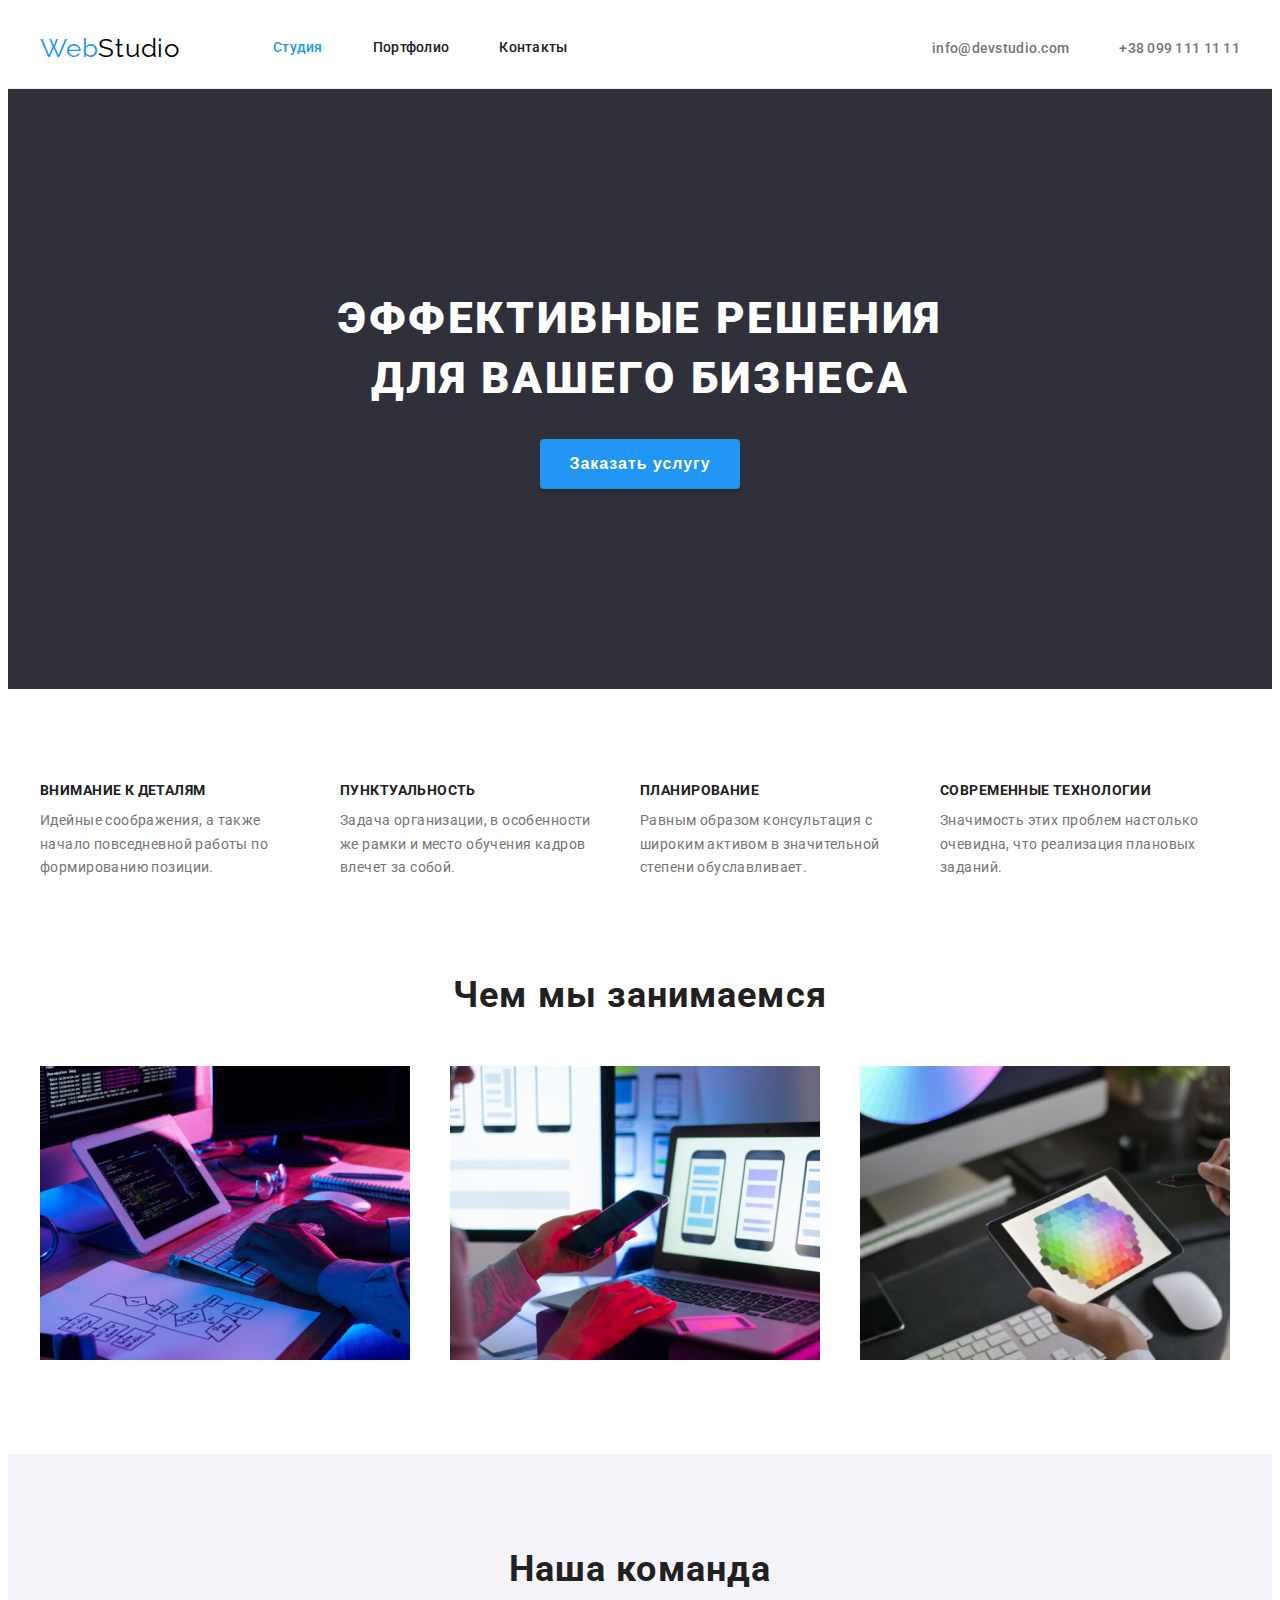
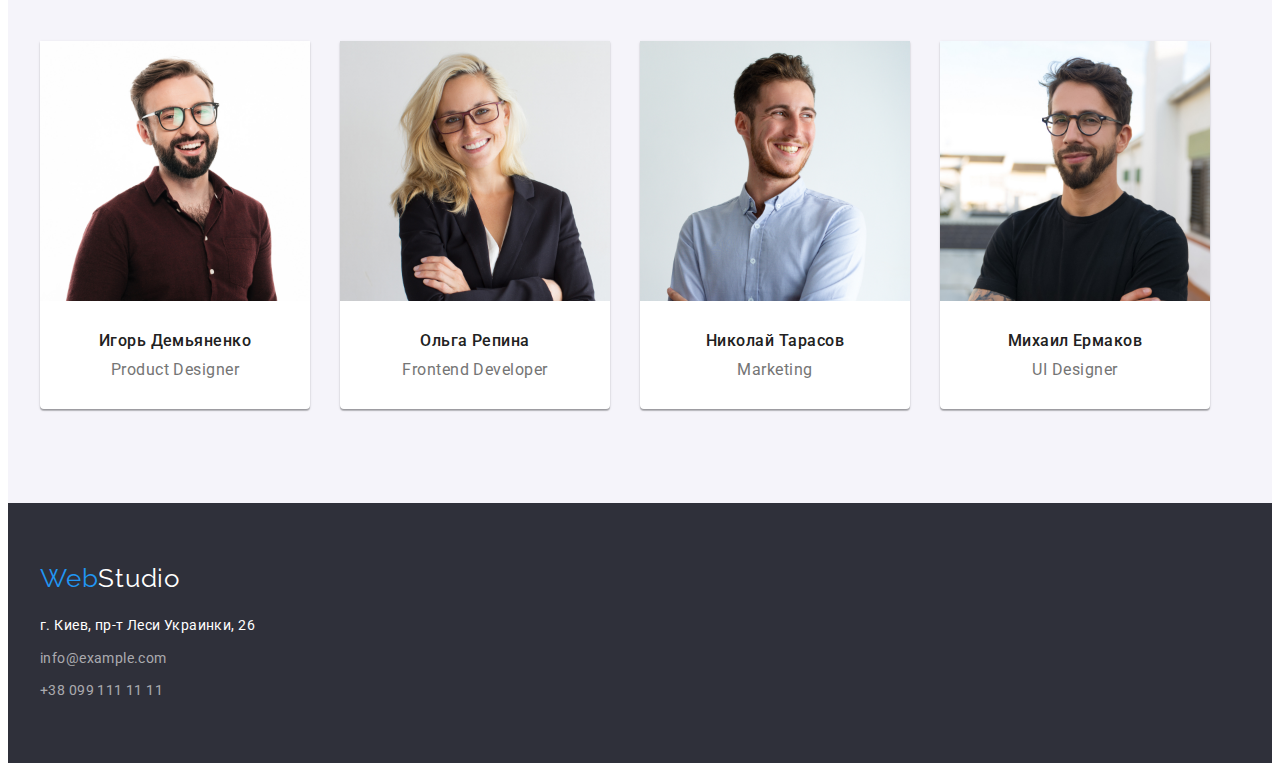
<file: index.html>
<!DOCTYPE html>
<html lang="ru">
  <head>
    <meta charset="UTF-8" />
    <meta http-equiv="X-UA-Compatible" content="IE=edge" />
    <meta name="viewport" content="width=device-width, initial-scale=1.0" />
    <title>WebStudio</title>
    <link rel="preconnect" href="https://fonts.googleapis.com" />
    <link rel="preconnect" href="https://fonts.gstatic.com" crossorigin />
    <link
      href="https://fonts.googleapis.com/css2?family=Raleway:wght@700&family=Roboto:wght@400;500;700;900&display=swap"
      rel="stylesheet"
    />
    <link
      rel="stylesheet"
      href="https://cdnjs.cloudflare.com/ajax/libs/modern-normalize/1.1.0/modern-normalize.min.css"
      integrity="sha512-wpPYUAdjBVSE4KJnH1VR1HeZfpl1ub8YT/NKx4PuQ5NmX2tKuGu6U/JRp5y+Y8XG2tV+wKQpNHVUX03MfMFn9Q=="
      crossorigin="anonymous"
      referrerpolicy="no-referrer"
    />
    <link rel="stylesheet" href="./css/styles.css" />
  </head>
  <body>
    <header class="header">
      <div class="container">
        <nav class="header-nav">
          <a class="logo logo-link link" href="/">
            <span class="logo-part">Web</span
            ><span class="logo-dark">Studio</span>
          </a>

          <ul class="nav-list list">
            <li class="nav-item">
              <a class="nav-list-link link current" href="./index.html"
                >Студия</a
              >
            </li>
            <li class="nav-item">
              <a class="nav-list-link link" href="./portfolio.html"
                >Портфолио</a
              >
            </li>
            <li class="nav-item">
              <a class="nav-list-link link" href="">Контакты</a>
            </li>
          </ul>
        </nav>

        <ul class="contacts-list list">
          <li class="contact-item">
            <a class="contacts-link link" href="mailto:info@devstudio.com"
              >info@devstudio.com</a
            >
          </li>
          <li class="contact-item">
            <a class="contacts-link link" href="tel:+380991111111"
              >+38 099 111 11 11</a
            >
          </li>
        </ul>
      </div>
    </header>

    <main>
      <section class="hero">
        <div class="container">
          <h1 class="hero-title">Эффективные решения для вашего бизнеса</h1>
          <button class="hero-btn" type="button">Заказать услугу</button>
        </div>
      </section>

      <section class="benefits section">
        <div class="container">
          <ul class="benefits-list list">
            <li class="benefits-description">
              <h2 class="benefits-title">Внимание к деталям</h2>
              <p class="benefits-item">
                Идейные соображения, а также начало повседневной работы по
                формированию позиции.
              </p>
            </li>
            <li class="benefits-description">
              <h2 class="benefits-title">Пунктуальность</h2>
              <p class="benefits-item">
                Задача организации, в особенности же рамки и место обучения
                кадров влечет за собой.
              </p>
            </li>
            <li class="benefits-description">
              <h2 class="benefits-title">Планирование</h2>
              <p class="benefits-item">
                Равным образом консультация с широким активом в значительной
                степени обуславливает.
              </p>
            </li>
            <li class="benefits-description">
              <h2 class="benefits-title">Современные технологии</h2>
              <p class="benefits-item">
                Значимость этих проблем настолько очевидна, что реализация
                плановых заданий.
              </p>
            </li>
          </ul>
        </div>
      </section>

      <section class="work section">
        <div class="container">
          <h2 class="work-title title">Чем мы занимаемся</h2>
          <ul class="work-list list">
            <li class="work-item">
              <img src="./images/code.jpg" alt="код" width="370" height="294" />
            </li>
            <li class="work-item">
              <img
                src="./images/develop.jpg"
                alt="моб разработка"
                width="370"
                height="294"
              />
            </li>
            <li class="work-item">
              <img
                src="./images/styles.jpg"
                alt="стили"
                width="370"
                height="294"
              />
            </li>
          </ul>
        </div>
      </section>

      <section class="team section">
        <div class="container">
          <h2 class="team-title title">Наша команда</h2>
          <ul class="team-list list">
            <li class="team-item">
              <img
                src="./images/product_designer.jpg"
                alt="Игорь Демьяненко"
                width="270"
                height="260"
              />
              <div class="employee">
                <h3 class="team-subtitle">Игорь Демьяненко</h3>
                <p class="team-text" lang="en">Product Designer</p>
              </div>
            </li>
            <li class="team-item">
              <img
                src="./images/frontend_developer.jpg"
                alt="Ольга Репина"
                width="270"
                height="260"
              />
              <div class="employee">
                <h3 class="team-subtitle">Ольга Репина</h3>
                <p class="team-text" lang="en">Frontend Developer</p>
              </div>
            </li>
            <li class="team-item">
              <img
                src="./images/marketing.jpg"
                alt="Николай Тарасов"
                width="270"
                height="260"
              />
              <div class="employee">
                <h3 class="team-subtitle">Николай Тарасов</h3>
                <p class="team-text" lang="en">Marketing</p>
              </div>
            </li>
            <li class="team-item">
              <img
                src="./images/ui_designer.jpg"
                alt="Михаил Ермаков"
                width="270"
                height="260"
              />
              <div class="employee">
                <h3 class="team-subtitle">Михаил Ермаков</h3>
                <p class="team-text" lang="en">UI Designer</p>
              </div>
            </li>
          </ul>
        </div>
      </section>
    </main>

    <footer class="footer">
      <div class="container">
        <a class="logo link" href="/">
          <span class="logo-part">Web</span
          ><span class="logo-light">Studio</span>
        </a>
        <address class="address">
          <ul class="address-list list">
            <li class="adress-item">
              <a class="address-destination link" href=""
                >г. Киев, пр-т Леси Украинки, 26</a
              >
            </li>
            <li class="adress-item">
              <a class="address-link link" href="mailto:info@example.com"
                >info@example.com</a
              >
            </li>
            <li class="adress-item">
              <a class="address-link link" href="tel:+380991111111"
                >+38 099 111 11 11</a
              >
            </li>
          </ul>
        </address>
      </div>
    </footer>
  </body>
</html>
</file>
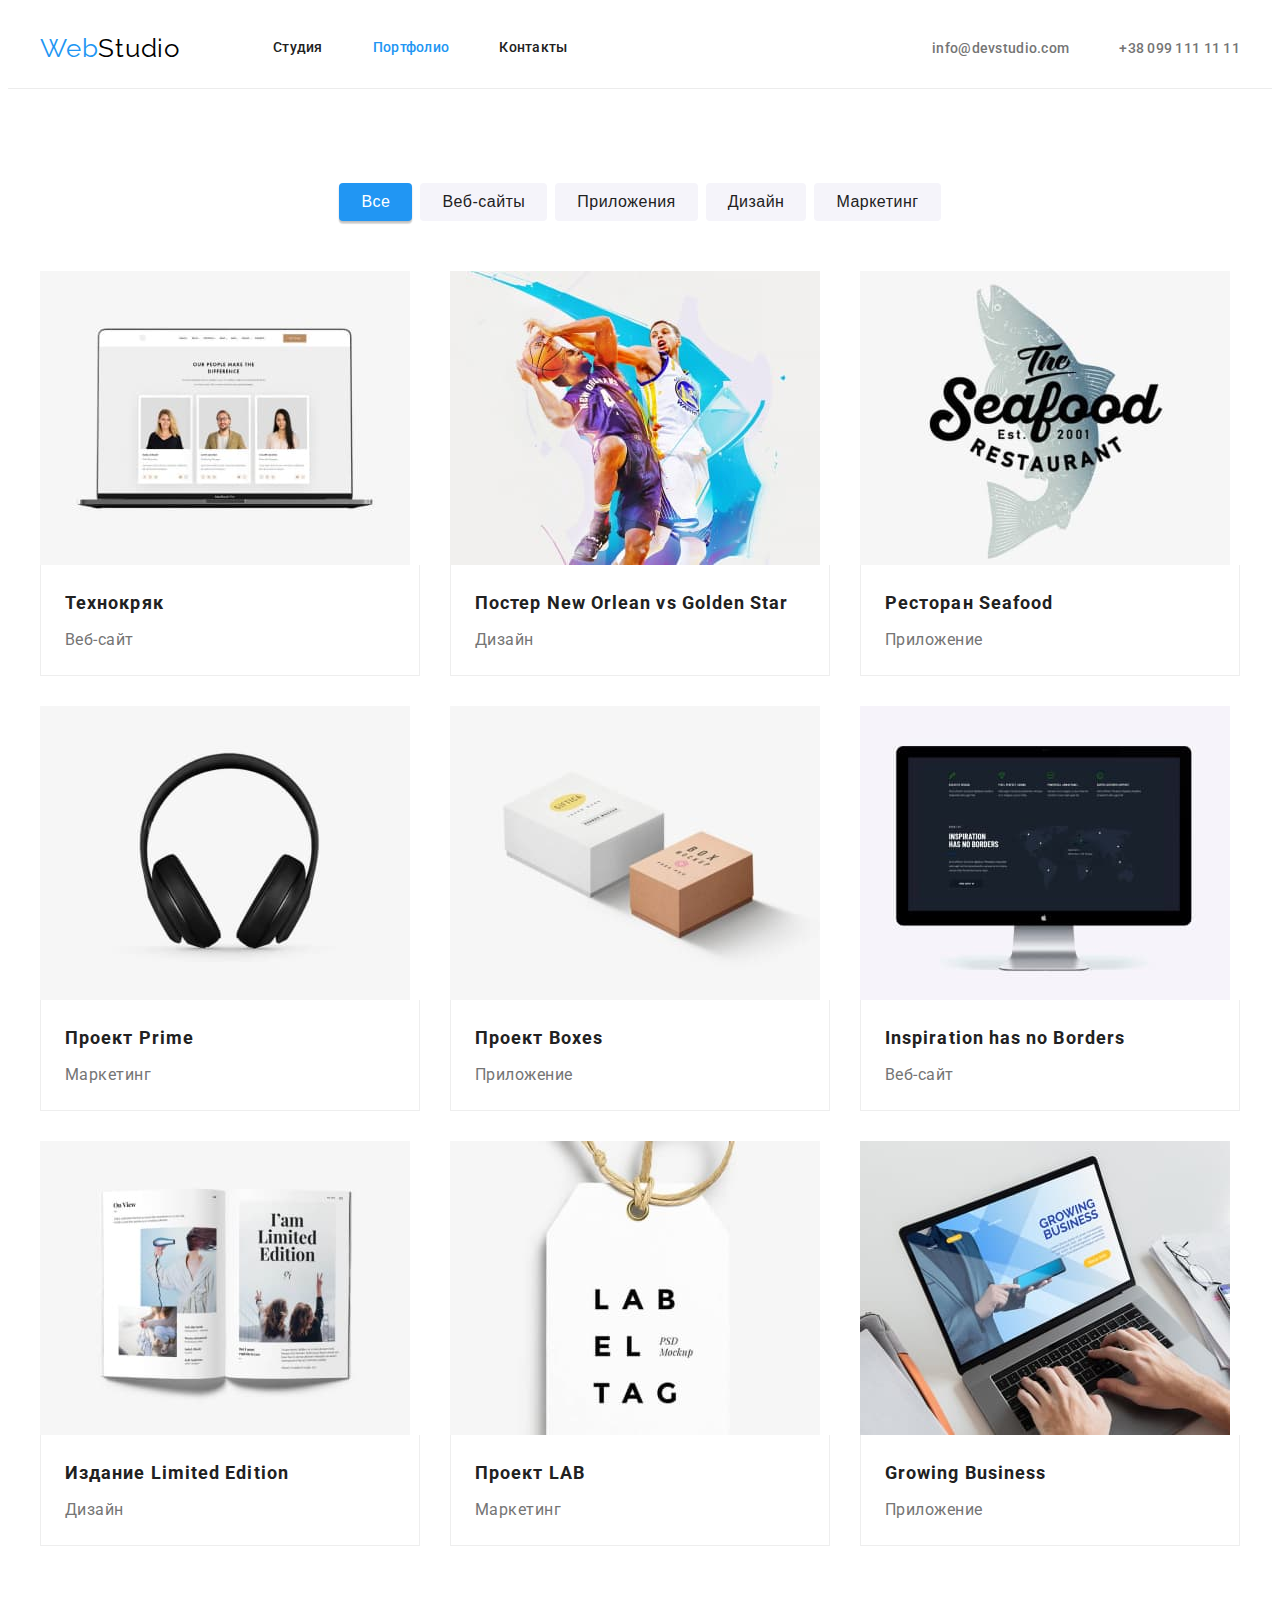
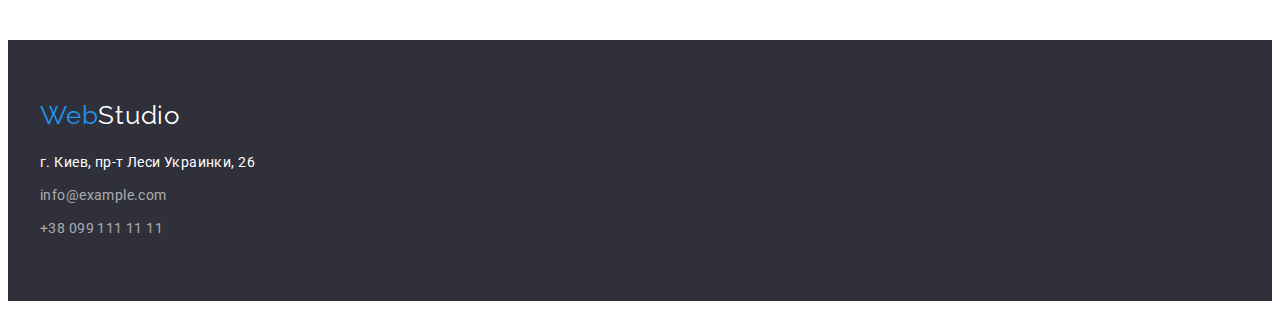
<file: portfolio.html>
<!DOCTYPE html>
<html lang="ru">
  <head>
    <meta charset="UTF-8" />
    <meta http-equiv="X-UA-Compatible" content="IE=edge" />
    <meta name="viewport" content="width=device-width, initial-scale=1.0" />
    <title>WebStudio Portfolio</title>
    <link rel="preconnect" href="https://fonts.googleapis.com" />
    <link rel="preconnect" href="https://fonts.gstatic.com" crossorigin />
    <link
      href="https://fonts.googleapis.com/css2?family=Raleway:wght@700&family=Roboto:wght@400;500;700;900&display=swap"
      rel="stylesheet"
    />
    <link
      rel="stylesheet"
      href="https://cdnjs.cloudflare.com/ajax/libs/modern-normalize/1.1.0/modern-normalize.min.css"
      integrity="sha512-wpPYUAdjBVSE4KJnH1VR1HeZfpl1ub8YT/NKx4PuQ5NmX2tKuGu6U/JRp5y+Y8XG2tV+wKQpNHVUX03MfMFn9Q=="
      crossorigin="anonymous"
      referrerpolicy="no-referrer"
    />
    <link rel="stylesheet" href="./css/styles.css" />
  </head>
  <body>
    <header class="header">
      <div class="container">
        <nav class="header-nav">
          <a class="logo logo-link link" href="/">
            <span class="logo-part">Web</span
            ><span class="logo-dark">Studio</span>
          </a>

          <ul class="nav-list list">
            <li class="nav-item">
              <a class="nav-list-link link" href="./index.html">Студия</a>
            </li>
            <li class="nav-item">
              <a class="nav-list-link link current" href="./portfolio.html"
                >Портфолио</a
              >
            </li>
            <li class="nav-item">
              <a class="nav-list-link link" href="">Контакты</a>
            </li>
          </ul>
        </nav>

        <ul class="contacts-list list">
          <li class="contact-item">
            <a class="contacts-link link" href="mailto:info@devstudio.com"
              >info@devstudio.com</a
            >
          </li>
          <li class="contact-item">
            <a class="contacts-link link" href="tel:+380991111111"
              >+38 099 111 11 11</a
            >
          </li>
        </ul>
      </div>
    </header>

    <main>
      <section class="projects section">
        <div class="container">
          <ul class="filter-list list">
            <li class="filter-item">
              <button class="current-btn filter-button" type="button">
                Все
              </button>
            </li>
            <li class="filter-item">
              <button class="filter-button" type="button">Веб-сайты</button>
            </li>
            <li class="filter-item">
              <button class="filter-button" type="button">Приложения</button>
            </li>
            <li class="filter-item">
              <button class="filter-button" type="button">Дизайн</button>
            </li>
            <li class="filter-item">
              <button class="filter-button" type="button">Маркетинг</button>
            </li>
          </ul>

          <ul class="list-projects list">
            <li class="projects-item">
              <img
                src="./imgportfolio/imgtech.jpg"
                alt="сайт"
                width="370"
                height="294"
              />
              <div class="project-text">
                <h2 class="projects-title">Технокряк</h2>
                <p class="projects-description">Веб-сайт</p>
              </div>
            </li>
            <li class="projects-item">
              <img
                src="./imgportfolio/imgbas.jpg"
                alt="дизайн"
                width="370"
                height="294"
              />
              <div class="project-text">
                <h2 class="projects-title">
                  Постер <span lang="en">New Orlean vs Golden Star</span>
                </h2>
                <p class="projects-description">Дизайн</p>
              </div>
            </li>
            <li class="projects-item">
              <img
                src="./imgportfolio/imgfood.jpg"
                alt="приложение"
                width="370"
                height="294"
              />
              <div class="project-text">
                <h2 class="projects-title">
                  Ресторан <span lang="en">Seafood</span>
                </h2>
                <p class="projects-description">Приложение</p>
              </div>
            </li>
            <li class="projects-item">
              <img
                src="./imgportfolio/imghear.jpg"
                alt="маркетинг"
                width="370"
                height="294"
              />
              <div class="project-text">
                <h2 class="projects-title">
                  Проект <span lang="en">Prime</span>
                </h2>
                <p class="projects-description">Маркетинг</p>
              </div>
            </li>
            <li class="projects-item">
              <img
                src="./imgportfolio/imgbox.jpg"
                alt="приложение"
                width="370"
                height="294"
              />
              <div class="project-text">
                <h2 class="projects-title">Проект Boxes</h2>
                <p class="projects-description">Приложение</p>
              </div>
            </li>
            <li class="projects-item">
              <img
                src="./imgportfolio/imgcomp.jpg"
                alt="сайт"
                width="370"
                height="294"
              />
              <div class="project-text">
                <h2 class="projects-title" lang="en">
                  Inspiration has no Borders
                </h2>
                <p class="projects-description">Веб-сайт</p>
              </div>
            </li>
            <li class="projects-item">
              <img
                src="./imgportfolio/imgbook.jpg"
                alt="дизайн"
                width="370"
                height="294"
              />
              <div class="project-text">
                <h2 class="projects-title">
                  Издание <span lang="en">Limited Edition</span>
                </h2>
                <p class="projects-description">Дизайн</p>
              </div>
            </li>
            <li class="projects-item">
              <img
                src="./imgportfolio/imgtitle.jpg"
                alt="маркетинг"
                width="370"
                height="294"
              />
              <div class="project-text">
                <h2 class="projects-title">
                  Проект <span lang="en">LAB</span>
                </h2>
                <p class="projects-description">Маркетинг</p>
              </div>
            </li>
            <li class="projects-item">
              <img
                src="./imgportfolio/imglaptop.jpg"
                alt="приложение"
                width="370"
                height="294"
              />
              <div class="project-text">
                <h2 class="projects-title" lang="en">Growing Business</h2>
                <p class="projects-description">Приложение</p>
              </div>
            </li>
          </ul>
        </div>
      </section>
    </main>

    <footer class="footer">
      <div class="container">
        <a class="logo link" href="/">
          <span class="logo-part">Web</span
          ><span class="logo-light">Studio</span>
        </a>
        <address class="address">
          <ul class="address-list list">
            <li class="adress-item">
              <a class="address-destination link" href=""
                >г. Киев, пр-т Леси Украинки, 26</a
              >
            </li>
            <li class="adress-item">
              <a class="address-link link" href="mailto:info@example.com"
                >info@example.com</a
              >
            </li>
            <li class="adress-item">
              <a class="address-link link" href="tel:+380991111111"
                >+38 099 111 11 11</a
              >
            </li>
          </ul>
        </address>
      </div>
    </footer>
  </body>
</html>
</file>
<file: css/styles.css>
:root {
  --main-title-color: #212121;
  --second-text-color: #ffffff;
  --accent-color: #2196f3;
}

body {
  font-family: "Roboto", Arial, Helvetica, sans-serif;
  color: #757575;
}

p,
h1,
h2,
h3,
h4,
h5,
h6 {
  margin: 0;
}

ul {
  margin: 0;
  padding-left: 0;
  list-style: none;
}

img {
  display: block;
  max-width: 100%;
}

.link {
  text-decoration: none;
}

.container {
  width: 1200px;
  padding-left: 15px;
  padding-right: 15px;
  margin: 0 auto;
}

.section {
  padding-top: 94px;
  padding-bottom: 94px;
}

/*--------------------HEADER--------------------*/

.header {
  border-bottom: 1px solid #ececec;
}

.header .container {
  display: flex;
  align-items: center;
}

.header-nav {
  display: flex;
  align-items: center;
}

.logo-part {
  color: var(--accent-color);
}

.logo-link {
  margin-right: 93px;
}

.logo {
  font-family: "Raleway";
  font-size: 26px;
  line-height: 1.19;
  letter-spacing: 0.03em;
}

.logo-dark {
  color: #000000;
}

.nav-list {
  display: flex;
  align-items: center;
}

.nav-item:not(:last-child) {
  margin-right: 50px;
}

.nav-list-link {
  font-weight: 500;
  font-size: 14px;
  line-height: 1.14;
  letter-spacing: 0.02em;
  color: var(--main-title-color);
  padding-top: 32px;
  padding-bottom: 32px;
  display: block;
}

.nav-list-link:hover,
.nav-list-link:focus {
  color: var(--accent-color);
}

.current {
  color: var(--accent-color);
}

.contacts-list {
  display: flex;
  margin-left: auto;
}

.contact-item:not(:first-child) {
  margin-left: 50px;
}

.contacts-link {
  font-weight: 500;
  font-size: 14px;
  line-height: 1.14;
  letter-spacing: 0.02em;
  color: #757575;
}

.contacts-link:hover,
.contacts-link:focus {
  color: var(--accent-color);
}

/*----------HERO-----------*/

.hero {
  background-color: #2f303a;
  padding: 200px 0;
}

.hero-title {
  font-weight: 900;
  font-size: 44px;
  line-height: 1.36;
  text-align: center;
  letter-spacing: 0.06em;
  text-transform: uppercase;
  color: var(--second-text-color);
  max-width: 696px;
  margin: 0 auto;
  margin-bottom: 30px;
}

.hero-btn {
  font-weight: 700;
  font-size: 16px;
  line-height: 1.88;
  text-align: center;
  letter-spacing: 0.06em;
  color: var(--second-text-color);
  background-color: var(--accent-color);
  cursor: pointer;
  box-shadow: 0px 4px 4px rgba(0, 0, 0, 0.15);
  border-radius: 4px;
  border: none;
  height: 50px;
  min-width: 200px;
  display: block;
  margin-right: 0;
  margin-right: auto;
  margin-left: auto;
}

.hero-btn:hover,
.hero-btn:focus {
  background-color: #188ce8;
}

/*-----------BENEFITS------------*/

.benefits {
  padding-bottom: 0;
}

.benefits-list {
  display: flex;
}

.benefits-description:not(:first-child) {
  margin-left: 30px;
}

.benefits-description {
  max-width: 270px;
}

.benefits-title {
  font-size: 14px;
  line-height: 1.14;
  letter-spacing: 0.03em;
  text-transform: uppercase;
  color: var(--main-title-color);
  margin-bottom: 10px;
}
.benefits-item {
  font-size: 14px;
  line-height: 1.71;
  letter-spacing: 0.03em;
}

/*------------WORK--------------*/

.work-list {
  display: flex;
  margin: -15px;
}

.work-title {
  margin-bottom: 50px;
}

.work-item {
  width: calc((100% - 90px) / 3);
  margin: 15px;
}

.title {
  font-size: 36px;
  line-height: 1.17;
  text-align: center;
  letter-spacing: 0.03em;
  color: var(--main-title-color);
}

/*-------------TEAM-------------*/

.team {
  background: #f5f4fa;
}

.team-title {
  margin-bottom: 50px;
}

.employee {
  padding-top: 30px;
  padding-bottom: 30px;
  text-align: center;
}

.team-list {
  display: flex;
  margin: -15px;
}

.team-item {
  background: #ffffff;
  box-shadow: 0px 1px 3px rgba(0, 0, 0, 0.12), 0px 1px 1px rgba(0, 0, 0, 0.14),
    0px 2px 1px rgba(0, 0, 0, 0.2);
  border-radius: 0px 0px 4px 4px;
  width: calc((100%-120px) / 4);
  margin: 15px;
}

.team-subtitle {
  font-weight: 500;
  font-size: 16px;
  line-height: 1.19;
  letter-spacing: 0.03em;
  color: var(--main-title-color);
  margin-bottom: 10px;
}

.team-text {
  font-size: 16px;
  line-height: 1.19;
  letter-spacing: 0.03em;
}

/*---------------FOOTER----------------*/

.logo-light {
  color: var(--second-text-color);
}

.footer {
  background-color: #2f303a;
  padding: 60px 0;
}

.address {
  font-style: normal;
  margin-top: 20px;
}

.adress-item:not(:last-child) {
  margin-bottom: 9px;
}

.address-destination {
  font-size: 14px;
  line-height: 1.71;
  letter-spacing: 0.03em;
  color: var(--second-text-color);
}
.address-link {
  font-size: 14px;
  line-height: 1.71;
  letter-spacing: 0.03em;
  color: rgba(255, 255, 255, 0.6);
}

.address-link:hover,
.address-link:focus {
  color: var(--accent-color);
}

/*-----------------PORTFOLIO------------------*/

.filter-list {
  margin-bottom: 50px;
  display: flex;
  justify-content: center;
}

.filter-button {
  font-weight: 500;
  font-size: 16px;
  line-height: 1.62;
  letter-spacing: 0.03em;
  color: #212121;
  background-color: #f5f4fa;
  cursor: pointer;
  border-radius: 4px;
  border: none;

  display: block;
  padding: 6px 22px;
}

.filter-item:not(:first-child) {
  margin-left: 8px;
}

.filter-button:hover,
.filter-button:focus {
  color: #ffffff;
  background-color: var(--accent-color);
  box-shadow: 0px 3px 1px rgba(0, 0, 0, 0.1), 0px 1px 2px rgba(0, 0, 0, 0.08),
    0px 2px 2px rgba(0, 0, 0, 0.12);
}

.current-btn {
  color: #ffffff;
  background-color: var(--accent-color);
  box-shadow: 0px 3px 1px rgba(0, 0, 0, 0.1), 0px 1px 2px rgba(0, 0, 0, 0.08),
    0px 2px 2px rgba(0, 0, 0, 0.12);
}

.list-projects {
  display: flex;
  flex-wrap: wrap;
  margin: -15px;
}

.projects-item {
  width: calc((100% - 90px) / 3);
  margin: 15px;
}

.project-text {
  background: #ffffff;
  border: 1px solid #eeeeee;
  border-top: none;
  padding-left: 24px;
  padding-bottom: 20px;
  padding-top: 20px;
  padding-right: 24px;
}

.projects-title {
  font-size: 18px;
  line-height: 2;
  letter-spacing: 0.06em;
  color: var(--main-title-color);
  margin-bottom: 4px;
}

.projects-description {
  font-size: 16px;
  line-height: 1.88;
  letter-spacing: 0.03em;
}
</file>
